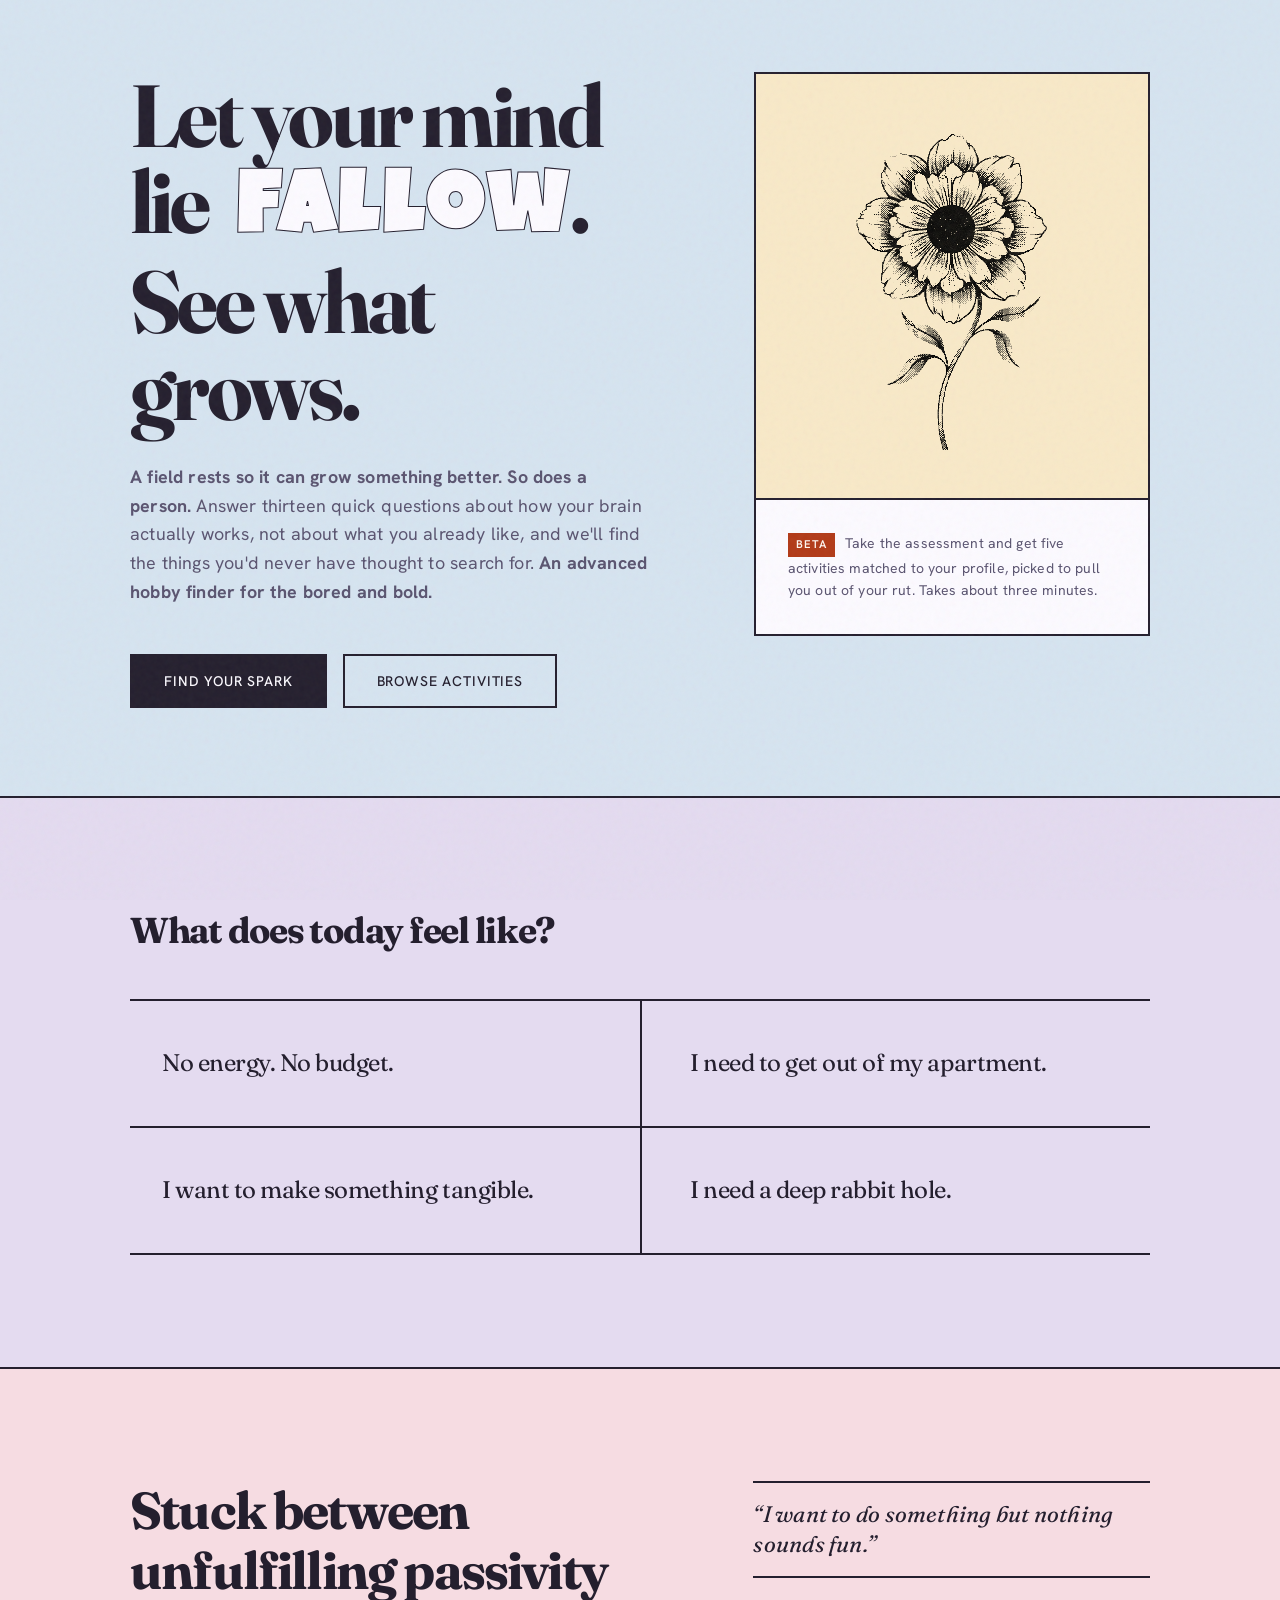
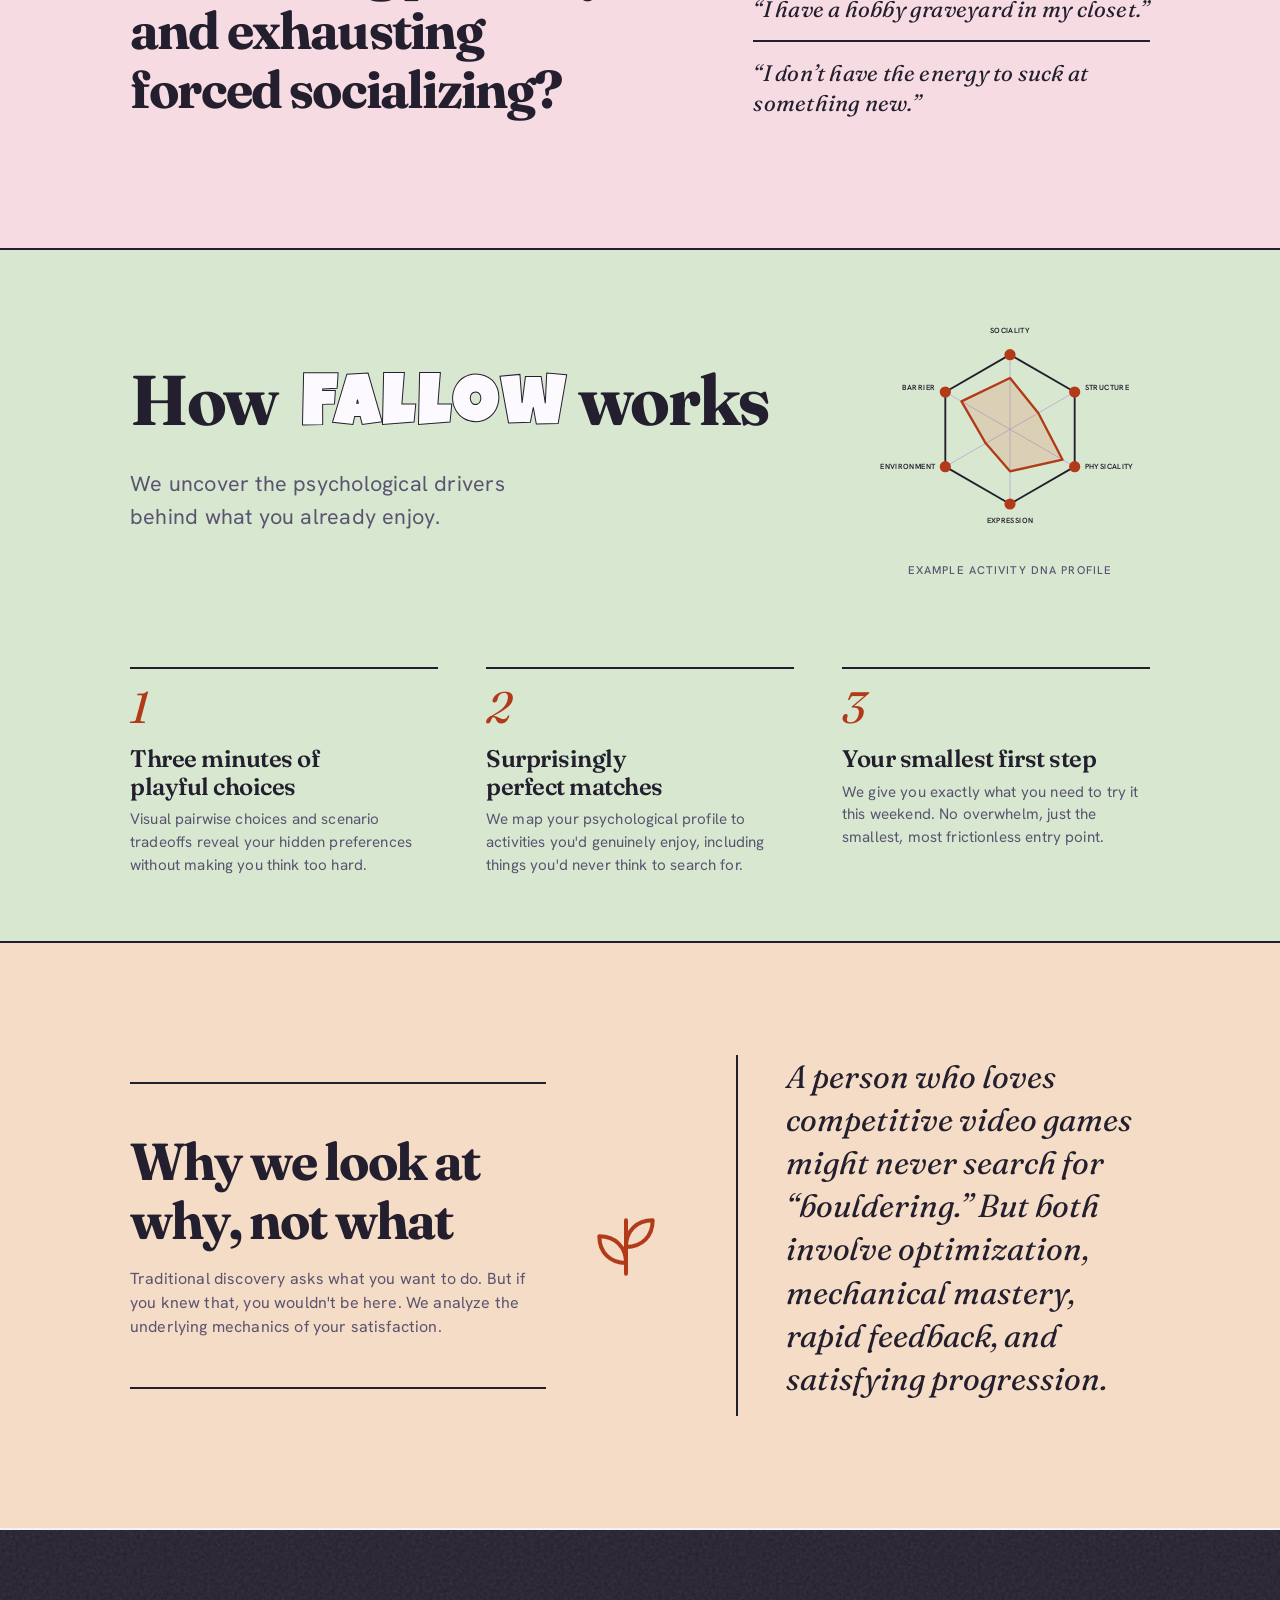
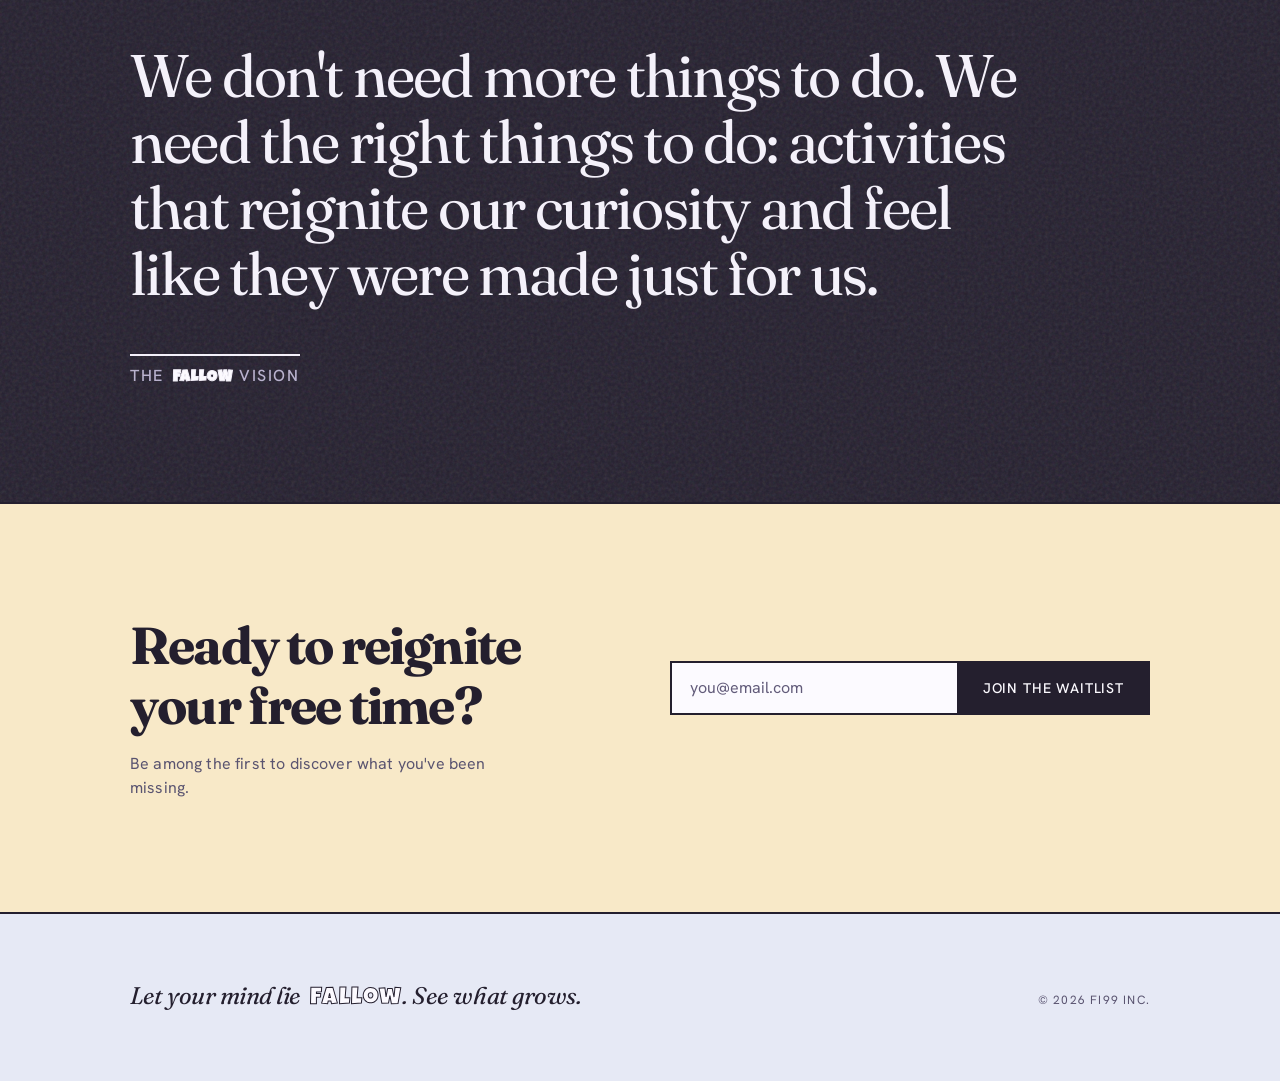
<file: index.html>
<!DOCTYPE html>
<html lang="en">
<head>
    <meta charset="UTF-8">
    <meta name="viewport" content="width=device-width, initial-scale=1.0">
    <title>Fallow | Let your mind lie fallow. See what grows.</title>
    <meta name="description" content="Let your mind lie fallow. See what grows. A hobby and activity discovery engine that finds what you'll genuinely enjoy based on your underlying psychological drivers.">
    <link rel="preconnect" href="https://fonts.googleapis.com">
    <link rel="preconnect" href="https://fonts.gstatic.com" crossorigin>
    <link href="https://fonts.googleapis.com/css2?family=Fraunces:ital,opsz,wght@0,9..144,300..900;1,9..144,300..900&family=Hanken+Grotesk:wght@300;400;500;600;700&display=swap" rel="stylesheet">
    <link rel="icon" href="favicon.svg" type="image/svg+xml">
    <link rel="stylesheet" href="tokens.css">
    <link rel="stylesheet" href="index.css">
</head>
<body>
    <!-- impeccable-disable cramped-padding -- .band is a full-bleed colour
         field and carries no padding by design; the inset lives one level
         down on .container (padding-inline) and .section/.hero/.header
         (padding-block). Verified at 390px: nothing sits flush to the
         viewport edge and there is no horizontal overflow. -->
    <!-- impeccable-disable tight-leading -- the only hit is
         .testimonial-quote at up to 3.75rem over a 40ch measure. That is
         display scale, where 1.1 is correct; the rule targets body copy. -->

    <div class="band hero-band">
        <main>
            <!-- Hero. The tagline is the headline: it is the only line on the
                 site that explains what "Fallow" means. Only the word "fallow"
                 itself carries the brand's one typographic gesture; "lie" and
                 the rest of the line stay plain ink. -->
            <section class="container hero" id="hero-section">
                <h1 class="hero-headline">
                    Let your mind
                    <span class="hero-line">lie <em class="hero-em">fallow</em>.</span>
                    <span class="hero-grow">See what grows.</span>
                </h1>
                <p class="hero-subhead">
                    <b>A field rests so it can grow something better. So does a person.</b> 
                    Answer thirteen quick questions about how your brain actually works, 
                    not about what you already like, and we'll find the things you'd 
                    never have thought to search for. <b>An advanced hobby finder for the bored and bold.</b>
                </p>
                <div class="hero-actions">
                    <a href="onboarding.html" class="btn btn-primary" id="hero-cta-primary">Find Your Spark</a>
                    <a href="browse.html" class="btn btn-secondary" id="hero-cta-browse">Browse activities</a>
                </div>
                <aside class="hero-card fade-up">
                    <div class="hero-card-art" aria-hidden="true">
                        <img src="flower.png" alt="" class="hero-card-img">
                    </div>
                    <p class="hero-note">
                        <b>BETA</b> Take the assessment and get five activities
                        matched to your profile, picked to pull you out of your rut.
                        Takes about three minutes.
                    </p>
                </aside>
            </section>
        </main>
    </div>

    <!-- Quick Discover -->
    <section class="band field-lilac section" id="quick-discover-section">
        <div class="container">
            <div class="quick-discover-content" style="position: relative; z-index: 10;">
                <h2 class="section-lead">What does today feel like?</h2>
            <div class="vibe-grid">
                <button class="vibe-card" data-vibe="low_energy">No energy. No budget.</button>
                <button class="vibe-card" data-vibe="get_out">I need to get out of my apartment.</button>
                <button class="vibe-card" data-vibe="use_hands">I want to make something tangible.</button>
                <button class="vibe-card" data-vibe="rabbit_hole">I need a deep rabbit hole.</button>
            </div>
            </div>
        </div>
    </section>

    <!-- Problem -->
    <section class="band field-bloom section" id="problem-section">
        <div class="container">
            <div class="problem-grid">
                <div class="problem-text">
                    <h2>Stuck between unfulfilling passivity and exhausting forced socializing?</h2>
                </div>
                <div class="problem-quotes">
                    <div class="quote-card">
                        <p>&ldquo;I want to do something but nothing sounds fun.&rdquo;</p>
                    </div>
                    <div class="quote-card">
                        <p>&ldquo;I have a hobby graveyard in my closet.&rdquo;</p>
                    </div>
                    <div class="quote-card">
                        <p>&ldquo;I don&rsquo;t have the energy to suck at something new.&rdquo;</p>
                    </div>
                </div>
            </div>
        </div>
    </section>

    <!-- How It Works -->
    <section class="band field-sprout section" id="how-it-works-section">
        <div class="container how-it-works-layout">
            <div class="section-head">
                <h2>How <em class="brand-word">Fallow</em> works</h2>
                <p class="text-muted">We uncover the psychological drivers behind what you already enjoy.</p>
            </div>

            <!-- The six-axis Activity DNA shape the product actually computes,
                 not decoration borrowed from elsewhere. Each vertex names its
                 dimension on hover/focus; the whole shape is a hover target. -->
            <figure class="how-it-works-visual fade-up">
                <svg class="dna-chart" viewBox="-50 -15 300 240" role="img" aria-label="An example Activity DNA profile across six dimensions">
                    <polygon class="dna-hex" points="100,20 169.3,60 169.3,140 100,180 30.7,140 30.7,60" />
                    <g class="dna-axes">
                        <line x1="100" y1="100" x2="100" y2="20" />
                        <line x1="100" y1="100" x2="169.3" y2="60" />
                        <line x1="100" y1="100" x2="169.3" y2="140" />
                        <line x1="100" y1="100" x2="100" y2="180" />
                        <line x1="100" y1="100" x2="30.7" y2="140" />
                        <line x1="100" y1="100" x2="30.7" y2="60" />
                    </g>
                    <polygon class="dna-profile" points="100,45 130.3,82.5 156.3,132.5 100,145 74,115 48,70" />
                    <g class="dna-labels">
                        <g class="dna-label-group">
                            <text x="100" y="-3" text-anchor="middle" class="dna-label-name">Sociality</text>
                            <text x="100" y="11" text-anchor="middle" class="dna-label-score">69</text>
                        </g>
                        <g class="dna-label-group">
                            <text x="180" y="58" text-anchor="start" class="dna-label-name">Structure</text>
                            <text x="180" y="72" text-anchor="start" class="dna-label-score">44</text>
                        </g>
                        <g class="dna-label-group">
                            <text x="180" y="142" text-anchor="start" class="dna-label-name">Physicality</text>
                            <text x="180" y="156" text-anchor="start" class="dna-label-score">81</text>
                        </g>
                        <g class="dna-label-group">
                            <text x="100" y="200" text-anchor="middle" class="dna-label-name">Expression</text>
                            <text x="100" y="214" text-anchor="middle" class="dna-label-score">56</text>
                        </g>
                        <g class="dna-label-group">
                            <text x="20" y="142" text-anchor="end" class="dna-label-name">Environment</text>
                            <text x="20" y="156" text-anchor="end" class="dna-label-score">38</text>
                        </g>
                        <g class="dna-label-group">
                            <text x="20" y="58" text-anchor="end" class="dna-label-name">Barrier</text>
                            <text x="20" y="72" text-anchor="end" class="dna-label-score">75</text>
                        </g>
                    </g>
                    <g class="dna-dots">
                        <circle cx="100" cy="20" r="6" tabindex="0"><title>Sociality: 69</title></circle>
                        <circle cx="169.3" cy="60" r="6" tabindex="0"><title>Structure: 44</title></circle>
                        <circle cx="169.3" cy="140" r="6" tabindex="0"><title>Physicality: 81</title></circle>
                        <circle cx="100" cy="180" r="6" tabindex="0"><title>Expression: 56</title></circle>
                        <circle cx="30.7" cy="140" r="6" tabindex="0"><title>Environment: 38</title></circle>
                        <circle cx="30.7" cy="60" r="6" tabindex="0"><title>Barrier: 75</title></circle>
                    </g>
                </svg>
                <figcaption>Example Activity DNA profile</figcaption>
            </figure>

            <ol class="steps-grid">
                <li class="step-card">
                    <span class="step-number">1</span>
                    <h3>Three minutes of playful choices</h3>
                    <p>Visual pairwise choices and scenario tradeoffs reveal your hidden preferences without making you think too hard.</p>
                </li>
                <li class="step-card">
                    <span class="step-number">2</span>
                    <h3>Surprisingly perfect matches</h3>
                    <p>We map your psychological profile to activities you'd genuinely enjoy, including things you'd never think to search for.</p>
                </li>
                <li class="step-card">
                    <span class="step-number">3</span>
                    <h3>Your smallest first step</h3>
                    <p>We give you exactly what you need to try it this weekend. No overwhelm, just the smallest, most frictionless entry point.</p>
                </li>
            </ol>
        </div>
    </section>

    <!-- The Difference -->
    <section class="band field-peach section" id="difference-section">
        <div class="container difference-grid">
            <div class="difference-intro">
                <div class="difference-bar" aria-hidden="true"></div>
                <div class="section-head">
                    <h2>Why we look at why, not what</h2>
                    <p class="text-muted">
                        Traditional discovery asks what you want to do. But if you knew that, you wouldn't be here. We analyze the underlying mechanics of your satisfaction.
                    </p>
                </div>
                <div class="difference-bar" aria-hidden="true"></div>
            </div>

            <div class="difference-glyph" aria-hidden="true">
                <svg width="64" height="64" viewBox="0 0 24 24" fill="none" stroke="var(--color-primary-deep)" stroke-width="1.5" stroke-linecap="round" stroke-linejoin="round">
                    <path d="M12 22 L12 2" />
                    <path d="M12 12 C 18 12 22 8 22 2 C 16 2 12 6 12 12 Z" />
                    <path d="M12 18 C 6 18 2 14 2 8 C 8 8 12 12 12 18 Z" />
                </svg>
            </div>

            <figure class="difference-example">
                <blockquote class="example-text">
                    A person who loves competitive video games might never search for &ldquo;bouldering.&rdquo; But both involve optimization, mechanical mastery, rapid feedback, and satisfying progression.
                </blockquote>
            </figure>
        </div>
    </section>

    <!-- Manifesto. The single dark moment on the page. -->
    <section class="band field-ink section" id="testimonial-section">
        <div class="container">
            <blockquote class="testimonial-quote">
                We don't need more things to do. We need the right things to do: activities that reignite our curiosity and feel like they were made just for us.
            </blockquote>
            <div class="testimonial-author">The <em class="brand-word">Fallow</em> Vision</div>
        </div>
    </section>

    <!-- Waitlist -->
    <section class="band field-sun section" id="waitlist-section">
        <div class="container">
            <div class="waitlist">
                <div class="waitlist-text">
                    <h2>Ready to reignite your free time?</h2>
                    <p>Be among the first to discover what you've been missing.</p>
                </div>

                <div class="waitlist-form-wrap">
                    <form class="waitlist-form" id="waitlist-form">
                        <input type="email" class="waitlist-input" id="waitlist-email" placeholder="you@email.com" required aria-label="Email address">
                        <button type="submit" class="btn" id="waitlist-submit">Join the Waitlist</button>
                    </form>
                    <p class="waitlist-message" id="waitlist-message" role="status" aria-live="polite"></p>
                </div>
            </div>
        </div>
    </section>

    <footer class="band field-mist footer" id="main-footer">
        <div class="container footer-inner">
            <p class="footer-tagline">Let your mind lie <em class="brand-word">fallow</em>. See what grows.</p>
            <p class="footer-legal">&copy; 2026 FI99 Inc.</p>
        </div>
    </footer>

    <script src="reveal.js"></script>
    <script src="index.js"></script>
    <script src="quick-discover.js"></script>
</body>
</html>
</file>
<file: tokens.css>
@import url('https://fonts.googleapis.com/css2?family=Luckiest+Guy&display=swap');

/* ============================================================
   Fallow — design tokens and base layer
   Single source of truth. Loaded first on every page.

   THE WORLD: "Pastel Field."
   A fallow field is land deliberately left to rest so it can grow
   something better later. The page is that field, seen across a
   season: each section is its own coloured ground, and the reader
   walks through them. Ink stays deep and constant so colour never
   costs legibility — every field below holds body text at 5.5:1 or
   better and display ink at 12:1 or better.

   Structure stays editorial: 0 radius, 0 shadow, 2px ink hairlines.
   The colour is the warmth; the geometry stays severe.
   ============================================================ */

:root {
  /* --- The fields -------------------------------------------
     Pastel grounds. Every one is light enough to carry --color-text
     at 12:1+ and --color-text-muted at 5.5:1+. Verified, not assumed.
     Apply with .field-* — never hand-write these on an element. */
  --field-mist:   #E6E9F5;   /* pale periwinkle — the default ground */
  --field-sprout: #D8E8D0;   /* pale green — growth, how it works */
  --field-bloom:  #F6DCE2;   /* pale pink — the human/emotional beat */
  --field-sun:    #F8E9C8;   /* pale butter — the payoff, the ask */
  --field-sky:    #D6E4F0;   /* pale blue — calm, explanatory */
  --field-peach:  #F5DCC6;   /* pale peach — why it works, the reasoning */
  --field-lilac:  #E4DBF0;   /* pale violet — the odd one out */
  --field-ink:    #241F2E;   /* the one dark field. Kept as its own token:
                                a band cannot paint itself with a property
                                it also redefines. */

  /* --- Ground ------------------------------------------------ */
  --color-bg: var(--field-mist);
  --color-bg-alt: var(--field-sky);

  /* Bounded objects. A card is paper lifted off the field, never a
     shadow. Surface + 2px ink border is the only sanctioned way to
     say "this is a discrete thing you can act on." */
  --color-surface: #FCFAFF;
  --color-surface-dim: #DDD9EC;   /* recessed wells, tracks, empty slots */

  /* --- Ink ---------------------------------------------------
     Deep aubergine rather than black. It sits inside the pastel
     hue family instead of punching a neutral hole through it. */
  --color-text: #241F2E;
  --color-text-muted: #5A5470;    /* violet-grey. Tinted, never grey. */
  --color-text-light: #625B7A;   /* 4.6:1 on --color-surface-dim; #6E6786 was 3.9 */
  --text-muted: var(--color-text-muted);

  /* --- Accent ------------------------------------------------
     Vermilion is the action colour. --color-primary is for fills,
     borders, and large display type. Anything carrying body-size
     text uses --color-primary-deep, which clears 4.5:1 on every
     field above. This distinction is load-bearing; keep it. */
  --color-primary: #E0512B;
  --color-primary-deep: #B23A18;
  --color-primary-light: #F08A6B;
  --color-primary-hover: #C94520;
  --color-on-primary: #FFF8F4;

  --color-secondary: #2E6B52;     /* deep garden green — growth, done */
  --color-accent: #6B4FA8;        /* violet — surprise, the curveball */
  --surprise-color: #6B4FA8;

  /* --- Structure --------------------------------------------- */
  --color-border: #241F2E;        /* structural hairlines are ink */
  --color-border-soft: #B9B2CE;   /* tinted, never a text boundary */
  --border-weight: 2px;

  /* --- Type -------------------------------------------------- */
  --font-display: 'Fraunces', Georgia, 'Times New Roman', serif;
  --font-serif: var(--font-display);
  --font-body: 'Hanken Grotesk', system-ui, -apple-system, 'Segoe UI', sans-serif;
  --font-sans: var(--font-body);

  /* --- Space ------------------------------------------------- */
  --space-2xs: 0.25rem;
  --space-xs: 0.5rem;
  --space-sm: 1rem;
  --space-md: 2rem;
  --space-lg: 3rem;

  /* Fluid above this line: section rhythm must not be a fixed pixel
     count that reads as generous on a laptop and absurd on a phone. */
  --space-xl:  clamp(2.5rem, 5vw, 4rem);
  --space-2xl: clamp(3.5rem, 7vw, 5.5rem);
  --space-3xl: clamp(4.5rem, 9vw, 7rem);
  --space-4xl: clamp(5.5rem, 11vw, 9rem);

  /* --- Layout ------------------------------------------------ */
  --max-width: 1100px;
  --container-padding: clamp(1.25rem, 4vw, 2.5rem);
  --tap-min: 44px;

  /* --- Radii & depth — deliberately flat ---------------------- */
  --radius-sm: 0px;
  --radius-md: 0px;
  --radius-lg: 0px;
  --radius-pill: 0px;
  --shadow-sm: none;
  --shadow-md: none;
  --shadow-lg: none;
  --shadow-card: none;

  /* --- Motion ------------------------------------------------ */
  --transition-fast: 200ms cubic-bezier(0.2, 0.8, 0.3, 1);
  --transition-normal: 380ms cubic-bezier(0.2, 0.8, 0.3, 1);
  --transition-slow: 720ms cubic-bezier(0.16, 1, 0.3, 1);
}

/* ============================================================
   Reset & base
   ============================================================ */

*, *::before, *::after {
  box-sizing: border-box;
  margin: 0;
  padding: 0;
}

html {
  font-size: 16px;
  scroll-behavior: smooth;
  background-color: var(--color-bg);
  -webkit-text-size-adjust: 100%;
}

body {
  font-family: var(--font-body);
  background-color: var(--color-bg);
  color: var(--color-text);
  line-height: 1.5;
  -webkit-font-smoothing: antialiased;
  -moz-osx-font-smoothing: grayscale;
  position: relative;
}

/* Grain. One declaration, every page. Lighter than the old paper
   world — on a saturated pastel, 0.08 noise reads as dirt. */
body::after {
  content: "";
  position: fixed;
  inset: 0;
  pointer-events: none;
  z-index: 10;
  background-image: url("data:image/svg+xml,%3Csvg viewBox='0 0 200 200' xmlns='http://www.w3.org/2000/svg'%3E%3Cfilter id='noiseFilter'%3E%3CfeTurbulence type='fractalNoise' baseFrequency='0.85' numOctaves='3' stitchTiles='stitch'/%3E%3C/filter%3E%3Crect width='100%25' height='100%25' filter='url(%23noiseFilter)' opacity='0.045'/%3E%3C/svg%3E");
}

h1, h2, h3, h4, h5, h6 {
  font-family: var(--font-display);
  font-weight: 700;
  line-height: 1.15;
  color: var(--color-text);
  letter-spacing: -0.04em;
  text-wrap: balance;
}

/* ============================================================
   Fields — sectional colour grounds

   A field paints an edge-to-edge band of colour. Because the site
   is one flat editorial plane, the *change* of ground is what marks
   a new section — not a shadow, not a card, not a rule.
   ============================================================ */

.field            { background-color: var(--field-mist); }
.field-mist       { background-color: var(--field-mist); }
.field-sprout     { background-color: var(--field-sprout); }
.field-bloom      { background-color: var(--field-bloom); }
.field-sun        { background-color: var(--field-sun); }
.field-sky        { background-color: var(--field-sky); }
.field-peach      { background-color: var(--field-peach); }
.field-lilac      { background-color: var(--field-lilac); }

/* Ink field: the one dark moment. Used once, for emphasis, never twice. */
.field-ink {
  background-color: var(--field-ink);
  --color-text: #F4F1FA;
  --color-text-muted: #B9B2CE;
  --color-border: #F4F1FA;
  --color-border-soft: #5A5470;
  --color-primary-deep: #F08A6B;
  color: #F4F1FA;
  position: relative;
}

/* Extra grain for the dark purple field */
.field-ink::before {
  content: "";
  position: absolute;
  inset: 0;
  pointer-events: none;
  z-index: 0;
  background-image: url("data:image/svg+xml,%3Csvg viewBox='0 0 200 200' xmlns='http://www.w3.org/2000/svg'%3E%3Cfilter id='noiseFilter'%3E%3CfeTurbulence type='fractalNoise' baseFrequency='0.85' numOctaves='3' stitchTiles='stitch'/%3E%3C/filter%3E%3Crect width='100%25' height='100%25' filter='url(%23noiseFilter)' opacity='0.12'/%3E%3C/svg%3E");
}

.field-ink > .container {
  position: relative;
  z-index: 1;
}

/* ============================================================
   Reveal on scroll

   The default is VISIBLE. A page that loads this stylesheet but
   never wires an observer degrades to readable content, never to a
   blank screen. The reveal script opts in by putting .js-reveal on
   <html>; without it these rules never hide anything.
   ============================================================ */

.js-reveal .fade-up {
  opacity: 0;
  transform: translateY(14px);
  transition:
    opacity var(--transition-slow),
    transform var(--transition-slow);
}

.js-reveal .fade-up.visible {
  opacity: 1;
  transform: none;
}

/* ============================================================
   Browser surfaces — the parts we did not draw still carry the design
   ============================================================ */

::selection {
  background: var(--color-primary-deep);
  color: var(--color-on-primary);
}

:root {
  caret-color: var(--color-primary-deep);
  accent-color: var(--color-primary-deep);
  scrollbar-color: var(--color-border-soft) var(--color-bg);
  scrollbar-width: thin;
}

::-webkit-scrollbar {
  width: 12px;
  height: 12px;
}
::-webkit-scrollbar-track {
  background: var(--color-bg);
}
::-webkit-scrollbar-thumb {
  background: var(--color-border-soft);
  border: 3px solid var(--color-bg);
}
::-webkit-scrollbar-thumb:hover {
  background: var(--color-text-muted);
}

*:focus-visible {
  outline: 2px solid var(--color-primary-deep);
  outline-offset: 4px;
}

a {
  color: var(--color-primary-deep);
  text-decoration-thickness: 1px;
  text-underline-offset: 0.2em;
}

/* Numbers that sit in columns should line up. */
.tabular,
[data-numeric] {
  font-variant-numeric: tabular-nums;
  font-feature-settings: "tnum" 1;
}

/* ============================================================
   Motion preference
   ============================================================ */

@media (prefers-reduced-motion: reduce) {
  html {
    scroll-behavior: auto;
  }
  *, *::before, *::after {
    animation-duration: 0.01ms !important;
    animation-iteration-count: 1 !important;
    transition-duration: 0.01ms !important;
    scroll-behavior: auto !important;
  }
  /* Entrance animations must not leave content hidden when disabled. */
  .js-reveal .fade-up {
    opacity: 1 !important;
    transform: none !important;
  }
}


/* --- Global Logo Treatment --- */
.logo {
  font-family: 'Luckiest Guy', cursive;
  font-size: 1.75rem;
  font-weight: 400;
  color: var(--color-surface);
  -webkit-text-stroke: 1.5px var(--color-text);
  letter-spacing: 0.05em;
  text-decoration: none;
  display: inline-block;
  line-height: 1;
  transition: transform var(--transition-fast);
}

a.logo:hover {
  color: var(--color-surface);
  transform: scale(1.05);
}

/* Keep the logo visually unchanged while giving the link a complete touch
   target on devices where taps, rather than a pointer, drive navigation. */
@media (max-width: 767px) {
  a.logo {
    min-width: var(--tap-min);
    min-height: var(--tap-min);
    display: inline-flex;
    align-items: center;
  }
}
</file>
<file: index.css>
/* ============================================================
   Fallow — landing page
   Tokens, reset, grain, focus rings and .fade-up live in tokens.css.
   Do not redeclare them here.
   ============================================================ */

/* --- Type scale ------------------------------------------- */

h1 {
  font-size: clamp(2.25rem, 7vw, 5.5rem);
}

h2 {
  font-size: clamp(1.85rem, 4.5vw, 3.25rem);
  letter-spacing: -0.035em;
}

h3 {
  font-size: clamp(1.25rem, 2.2vw, 1.5rem);
  font-weight: 600;
  letter-spacing: -0.02em;
}

p {
  font-size: 1rem;
  font-weight: 400;
  max-width: 68ch;
  letter-spacing: 0.01em;
  color: var(--color-text-muted);
}

/* --- Hero ground --------------------------------------------
   Flat field like every other band; the opening band no longer gets
   a gradient exception. Sky, because the section right after it is
   already lilac and a flat field is how every other section break
   on the page reads. */
.hero-band {
  background-color: var(--field-sky);
}

/* --- Layout -----------------------------------------------
   A band paints an edge-to-edge colour field. The container inside
   it owns width and horizontal padding.

   These are deliberately two different elements. They used to be the
   same one, and .section's `padding: X 0 Y` shorthand silently zeroed
   the container's horizontal padding — which put body text flush
   against the screen edge on every phone. Vertical rhythm below is
   set with padding-block so it can never reach padding-inline again.
   ------------------------------------------------------------ */

.band {
  width: 100%;
}

.band + .band {
  border-top: var(--border-weight) solid var(--color-border);
}

.container {
  max-width: var(--max-width);
  margin-inline: auto;
  padding-inline: var(--container-padding);
}

.section {
  padding-block: var(--space-3xl);
}

.text-muted { color: var(--color-text-muted); }

.hidden { display: none !important; }

/* --- Buttons ----------------------------------------------- */

.btn {
  min-height: var(--tap-min);
  display: inline-flex;
  align-items: center;
  justify-content: center;
  padding: 0.9rem 2rem;
  border-radius: 0;
  font-family: var(--font-body);
  font-weight: 500;
  font-size: 0.875rem;
  letter-spacing: 0.06em;
  text-transform: uppercase;
  cursor: pointer;
  transition:
    background-color var(--transition-fast),
    color var(--transition-fast),
    border-color var(--transition-fast);
  border: var(--border-weight) solid var(--color-border);
  text-decoration: none;
  background-color: transparent;
  color: var(--color-text);
}

.btn-primary {
  background-color: var(--color-text);
  color: var(--color-surface);
  border-color: var(--color-text);
}

.btn-outline {
  border-color: var(--color-border-soft);
  color: var(--color-text-muted);
}

@media (hover: hover) and (pointer: fine) {
  .btn-primary:hover {
    background-color: var(--color-primary-deep);
    border-color: var(--color-primary-deep);
    color: var(--color-on-primary);
  }
  .btn-secondary:hover {
    background-color: var(--color-text);
    color: var(--color-surface);
  }
  .btn-outline:hover {
    border-color: var(--color-text);
    color: var(--color-text);
  }
}

.btn:active { transform: scale(0.98); }

/* --- Hero --------------------------------------------------
   Budgeted to land the primary CTA above the fold at 1440x900.
   The old hero used --space-3xl top plus --space-4xl bottom and
   pushed "Find Your Spark" 101px past the fold.
   ------------------------------------------------------------ */

.hero {
  padding-block: clamp(2.5rem, 6vw, 4.5rem) clamp(3rem, 7vw, 5.5rem);
  display: flex;
  flex-direction: column;
  align-items: flex-start;
  text-align: left;
}

.hero-headline {
  margin-bottom: var(--space-md);
  max-width: 20ch;
  line-height: 0.98;
}

/* The tagline carries the brand idea, but only the word "fallow"
   itself gets the one authored typographic gesture; "lie" and "See
   what grows." stay plain ink at the same weight, so the emphasis
   lands on the name, not the whole line around it. */
.hero-line,
.hero-grow {
  display: block;
}

/* The one typographic gesture for the brand name itself, reused
   wherever "Fallow" appears in running copy on this page (the hero,
   "How Fallow works," the manifesto attribution, the footer tagline)
   so the name always reads as the name, not just here. */
.hero-em,
.brand-word {
  font-family: 'Luckiest Guy', cursive;
  font-style: normal;
  color: var(--color-surface);
  -webkit-text-stroke: 1px var(--color-text);
  letter-spacing: 0.05em;
  margin-left: 0.2em;
}

.hero-subhead {
  font-size: clamp(1rem, 1.4vw, 1.15rem);
  margin-bottom: var(--space-md);
  max-width: 52ch;
  line-height: 1.6;
  color: var(--color-text-muted);
}

.hero-actions {
  display: flex;
  gap: var(--space-sm);
  flex-wrap: wrap;
  margin-bottom: var(--space-md);
}

/* Bounded object per the system's card rule: surface + 2px ink border.
   The flower sits framed on its own field, whole and unclipped, with
   the note below it on the card's own surface. */
.hero-card {
  border: var(--border-weight) solid var(--color-border);
  background-color: var(--color-surface);
  margin-top: var(--space-lg);
}

.hero-card-art {
  background-color: var(--field-sun);
  padding: var(--space-lg) var(--space-md);
  display: flex;
  justify-content: center;
}

/* The source art is black linework on white. mix-blend-mode removes the
   white rather than cropping it out, so the field colour shows through
   where the drawing doesn't, instead of introducing pure white, which
   is not in this system. */
.hero-card-img {
  display: block;
  width: 82%;
  height: auto;
  mix-blend-mode: multiply;
}

.hero-note {
  font-size: 0.875rem;
  line-height: 1.6;
  color: var(--color-text-muted);
  border-top: var(--border-weight) solid var(--color-border);
  padding: var(--space-md);
}

/* A filled tag, not a coloured left rule. */
.hero-note b {
  display: inline-block;
  background-color: var(--color-primary-deep);
  color: var(--color-on-primary);
  font-size: 0.7rem;
  font-weight: 600;
  letter-spacing: 0.12em;
  text-transform: uppercase;
  padding: 0.2rem 0.5rem;
  margin-right: 0.35rem;
}

/* Above 900px the hero becomes two columns so the flower card sits
   beside the headline instead of leaving half the canvas empty. The
   headline stays strictly inside column 1's own track (never 1/-1) so
   it can never physically reach into the card's column, whatever the
   font scales to at a given viewport. "See what grows." breaks onto
   two lines (in the markup) so no single line is wider than "Let your
   mind," which keeps column 1 narrow enough to leave the card real
   room, without shrinking the display type to make that line fit. */
@media (min-width: 900px) {
  .hero {
    display: grid;
    grid-template-columns: minmax(0, 1.15fr) minmax(0, 0.85fr);
    column-gap: var(--space-2xl);
    align-items: start;
  }
  .hero-headline { grid-column: 1; grid-row: 1; max-width: none; }
  .hero-subhead  { grid-column: 1; grid-row: 2; margin-bottom: var(--space-lg); }
  .hero-actions  { grid-column: 1; grid-row: 3; margin-bottom: 0; }
  .hero-card     { grid-column: 2; grid-row: 1 / span 3; margin-top: 0; }
}

/* --- Shared section heading -------------------------------- */

/* The reading-measure cap belongs on the paragraph, not this wrapper.
   It used to sit here, which meant the 16px body-text "ch" also
   capped the much larger h2 sharing this box, at less than half the
   width the heading actually needed, so short headings like "How
   Fallow works" wrapped even though the section had room to spare. */
.section-head {
  margin-bottom: var(--space-2xl);
}

.section-head h2 { margin-bottom: var(--space-sm); }

/* The reading-measure cap now lives on whatever layout contains this
   heading (how-it-works-layout's column, difference-grid's column),
   sized to that section's own content, instead of one fixed "ch"
   guess that fit some headings and broke others. */

.section-lead {
  font-size: clamp(1.5rem, 3.2vw, 2.25rem);
  margin-bottom: var(--space-lg);
  max-width: 24ch;
}

/* --- Quick discover ---------------------------------------- */

.vibe-grid {
  display: grid;
  grid-template-columns: 1fr;
  gap: 0;
  border-top: var(--border-weight) solid var(--color-border);
}

@media (min-width: 700px) {
  .vibe-grid { grid-template-columns: 1fr 1fr; }
}

.vibe-card {
  background: transparent;
  border: none;
  border-bottom: var(--border-weight) solid var(--color-border);
  border-radius: 0;
  padding: var(--space-lg) var(--space-md);
  font-family: var(--font-display);
  font-size: clamp(1.15rem, 2.4vw, 1.5rem);
  line-height: 1.2;
  letter-spacing: -0.02em;
  min-height: var(--tap-min);
  text-wrap: balance;
  color: var(--color-text);
  cursor: pointer;
  text-align: left;
  position: relative;
  transition:
    padding-left var(--transition-normal),
    color var(--transition-normal);
}

@media (min-width: 700px) {
  .vibe-card:nth-child(odd) { padding-right: var(--space-lg); }
  .vibe-card:nth-child(even) {
    padding-left: var(--space-lg);
    border-left: var(--border-weight) solid var(--color-border);
  }
}

@media (hover: hover) and (pointer: fine) {
  .vibe-card:hover {
    color: var(--color-primary-deep);
    padding-left: calc(var(--space-md) + var(--space-sm));
  }
  .vibe-card:nth-child(even):hover { padding-left: calc(var(--space-lg) + var(--space-sm)); }
}

/* --- Problem ----------------------------------------------- */

.problem-grid {
  display: grid;
  grid-template-columns: 1fr;
  gap: var(--space-xl);
  align-items: start;
}

@media (min-width: 860px) {
  .problem-grid { grid-template-columns: 1.35fr 1fr; gap: var(--space-2xl); }
}

.problem-text h2 { margin-bottom: var(--space-sm); }

.quote-card {
  padding-block: var(--space-sm);
  border-top: var(--border-weight) solid var(--color-border);
}

.quote-card p {
  font-family: var(--font-display);
  font-style: italic;
  font-size: clamp(1.15rem, 2vw, 1.4rem);
  color: var(--color-text);
  line-height: 1.35;
  max-width: none;
}

/* --- How it works ------------------------------------------ */

/* Shorter than the shared .section padding-block: the DNA chart
   already gives this band a tall, airy right side, so the section's
   own top/bottom breathing room can be tighter than the rest of the
   page without reading as cramped. */
#how-it-works-section {
  padding-block: var(--space-xl);
}

#how-it-works-section .section-head h2 {
  font-size: clamp(2.5rem, 5.5vw, 5.25rem);
}
#how-it-works-section .section-head p {
  font-size: clamp(1.125rem, 2vw, 1.35rem);
  max-width: 32ch;
}

.how-it-works-layout {
  display: grid;
  grid-template-columns: 1fr;
}

@media (min-width: 860px) {
  #how-it-works-section .section-head h2 {
    white-space: nowrap;
  }
  .how-it-works-layout {
    grid-template-columns: minmax(0, 1.2fr) minmax(0, 340px);
    column-gap: var(--space-xl);
    /* Centered, not top-aligned: the chart is taller than the heading
       and paragraph beside it, so row 1's height is set by the chart
       either way. Centering the text splits that leftover space above
       and below it instead of dumping all of it in one block between
       the subhead and the first numbered step. */
    align-items: center;
  }
  .section-head          { grid-column: 1; grid-row: 1; margin-bottom: 0; }
  .how-it-works-visual   { grid-column: 2; grid-row: 1; justify-self: end; }
  .steps-grid            { grid-column: 1 / -1; grid-row: 2; margin-top: var(--space-2xl); }
}

/* The six-axis shape the product actually computes (Sociality,
   Structure, Physicality, Expression, Environment, Barrier), not a
   stock icon standing in for the idea. The outer hexagon and spokes
   are the six axes; the filled inner shape is one example profile,
   named "example" in the caption so it never reads as this visitor's
   own data. */
.how-it-works-visual {
  display: none;
  flex-direction: column;
  align-items: center;
  gap: var(--space-sm);
  margin-top: var(--space-xs);
}

@media (min-width: 860px) {
  .how-it-works-visual { display: flex; }
}

.dna-chart {
  width: 100%;
  max-width: 280px;
  height: auto;
  cursor: pointer;
}

.dna-hex {
  fill: none;
  stroke: var(--color-border);
  stroke-width: 2;
  transition: stroke var(--transition-fast);
}

.dna-axes line {
  stroke: var(--color-border-soft);
  stroke-width: 1;
  transition: stroke var(--transition-fast);
}

.dna-profile {
  fill: var(--color-primary);
  fill-opacity: 0.16;
  stroke: var(--color-primary-deep);
  stroke-width: 2.5;
  stroke-linejoin: round;
  transition: fill-opacity var(--transition-fast), stroke var(--transition-fast);
}


.dna-label-name {
  font-family: var(--font-body);
  font-size: 8px;
  font-weight: 600;
  fill: var(--color-text);
  text-transform: uppercase;
  letter-spacing: 0.05em;
}
.dna-label-score {
  font-family: var(--font-display);
  font-size: 11px;
  fill: var(--color-primary-deep);
  opacity: 0;
  transition: opacity 0.2s ease;
}
.dna-chart:hover .dna-label-score {
  opacity: 1;
}

.dna-dots circle {
  fill: var(--color-border);
  transition: fill var(--transition-fast), r var(--transition-fast);
  outline: none;
}

/* Hover transitions stay colour-only, per the system's motion rule;
   the shape doesn't scale or move, it just reads as "live." Focus
   gets the same treatment so keyboard users reach the same state
   tabbing through the per-axis labels. */
@media (hover: hover) and (pointer: fine) {
  .dna-chart:hover .dna-hex { stroke: var(--color-primary-deep); }
  .dna-chart:hover .dna-axes line { stroke: var(--color-text-muted); }
  .dna-chart:hover .dna-profile { fill-opacity: 0.34; stroke: var(--color-primary); }
  .dna-chart:hover .dna-label-score { opacity: 1; }
  .dna-dots circle { fill: var(--color-primary-deep); }
}

.dna-dots circle:focus-visible {
  fill: var(--color-primary-deep);
  r: 5.5;
}

.how-it-works-visual figcaption {
  font-family: var(--font-body);
  font-size: 0.7rem;
  font-weight: 500;
  letter-spacing: 0.1em;
  text-transform: uppercase;
  color: var(--color-text-muted);
}

.steps-grid {
  display: grid;
  grid-template-columns: 1fr;
  gap: var(--space-xl);
  list-style: none;
}

@media (min-width: 860px) {
  .steps-grid {
    grid-template-columns: repeat(3, 1fr);
    gap: var(--space-lg);
  }
}

.step-card {
  border-top: var(--border-weight) solid var(--color-border);
  padding-top: var(--space-sm);
}

.step-number {
  font-family: var(--font-display);
  font-size: 2.75rem;
  font-style: italic;
  line-height: 1;
  color: var(--color-primary-deep);
  display: block;
  margin-bottom: var(--space-sm);
}

.step-card h3 { margin-bottom: var(--space-xs); }
.step-card p { font-size: 0.95rem; }

/* --- The difference ---------------------------------------- */

.difference-grid {
  display: grid;
  grid-template-columns: 1fr;
  gap: var(--space-xl);
}

@media (min-width: 860px) {
  /* A narrower gap than the section's other two-column moments,
     because this is the one place the two sides are one continuous
     argument (the list is the quote's claim, broken into parts) and
     a wide gutter read as two unrelated halves. The vertical hairline
     on .difference-example does the actual separating now.

     The intro column is much shorter than the quote (just a heading
     and a line of copy), so it centers against the quote's height
     instead of pinning to the top and leaving a block of dead field
     colour underneath it.

     Column 1 is a fixed width matching what the copy actually needs,
     not a fraction of the row: an fr share left slack inside the
     column itself (the text doesn't fill it), so the glyph column
     next to it sat closer to the copy than to the quote even though
     it looked like it should split the gap evenly. A fixed width
     means no slack, and gap is one value on both sides of the glyph,
     so it now actually centers between the two text edges. */
  .difference-grid {
    grid-template-columns: 26rem auto 1fr;
    gap: var(--space-lg);
    align-items: center;
  }
  .difference-grid > .difference-intro { max-width: none; }
}

.difference-intro {
  display: flex;
  flex-direction: column;
}

/* Solid ink, not a hairline: brackets the intro copy top and bottom
   the same way the border-left brackets the quote, but as a filled
   bar rather than a rule, since a 2px line that thin would have
   vanished against this much surrounding field colour. */
.difference-bar {
  height: var(--border-weight);
  background-color: var(--color-border);
}

.difference-bar:first-child { margin-bottom: var(--space-lg); }
.difference-bar:last-child { margin-top: var(--space-lg); }

/* Decorative braille-glyph filler for the gutter between the intro
   copy and the quote. Purely visual: hidden from assistive tech, not
   selectable (it's noise, not content, so it shouldn't end up in a
   copy-paste), and on narrow screens where there's no spare width
   for it at all. */
.difference-glyph {
  display: none;
  margin: 0;
  font-family: var(--font-body);
  font-size: clamp(4rem, 10vw, 8rem);
  line-height: 1;
  color: var(--color-primary-deep);
  user-select: none;
  -webkit-user-select: none;
  font-weight: 300;
}

@media (min-width: 860px) {
  .difference-glyph { display: block; justify-self: center; align-self: center; }
}

.difference-example {
  border-top: var(--border-weight) solid var(--color-border);
  padding-top: var(--space-lg);
  max-width: 32ch;
  margin-left: auto;
}

@media (min-width: 860px) {
  /* On desktop the divider moves from above the quote to between the
     columns, so the two halves read as one composition split by a
     hairline instead of a heading on one side and a quote floating
     on the other with nothing tying them together. Measure widens
     with the column (see .difference-grid) instead of staying capped
     at 34ch, so the quote wraps into fewer lines and the section
     stops running so tall. */
  .difference-example {
    border-top: none;
    border-left: var(--border-weight) solid var(--color-border);
    padding-top: 0;
    padding-left: var(--space-lg);
    max-width: 46ch;
  }
}

.example-text {
  font-family: var(--font-display);
  font-size: clamp(1.35rem, 2.8vw, 2rem);
  font-style: italic;
  color: var(--color-text);
  line-height: 1.35;
  margin-bottom: var(--space-sm);
}

.difference-example figcaption {
  font-size: 0.9rem;
  letter-spacing: 0.01em;
  line-height: 1.5;
  color: var(--color-text-muted);
}

/* --- Manifesto (the one ink field) -------------------------- */

.testimonial-quote {
  font-family: var(--font-display);
  font-size: clamp(1.75rem, 5.4vw, 3.75rem);
  color: var(--color-text);
  max-width: 40ch;
  /* Display scale: the manifesto statement runs up to 3.75rem over a
     40ch measure, where 1.1 is correct leading. Waived in index.html. */
  line-height: 1.1;
  letter-spacing: -0.03em;
  margin-bottom: var(--space-lg);
  text-wrap: balance;
}

.testimonial-author {
  font-family: var(--font-body);
  text-transform: uppercase;
  letter-spacing: 0.1em;
  font-size: 1rem;
  font-weight: 500;
  color: var(--color-text-muted);
  border-top: var(--border-weight) solid var(--color-border);
  padding-top: var(--space-xs);
  display: inline-block;
}

/* --- Waitlist ----------------------------------------------- */

.waitlist { max-width: 34rem; }

.waitlist h2 { margin-bottom: var(--space-sm); }

.waitlist p { margin-bottom: var(--space-lg); }

/* Above 700px the form sits beside the copy instead of stacked under
   it, so the ask ("join the waitlist") reads as one wide composition
   with the copy rather than a headline followed by a separate block. */
@media (min-width: 700px) {
  .waitlist {
    max-width: none;
    display: flex;
    align-items: center;
    justify-content: space-between;
    gap: var(--space-xl);
  }
  .waitlist-text { max-width: 26rem; }
  .waitlist p { margin-bottom: 0; }
  .waitlist-form-wrap { flex: 1 1 auto; max-width: 30rem; }
}

.waitlist-form {
  display: flex;
  gap: 0;
  border: var(--border-weight) solid var(--color-border);
  background-color: var(--color-surface);
}

.waitlist-input {
  flex: 1;
  min-width: 0;
  padding: 0.9rem 1.1rem;
  border: none;
  background: transparent;
  font-family: var(--font-body);
  font-size: 1rem;
  outline: none;
  color: var(--color-text);
}

.waitlist-input::placeholder { color: var(--color-text-light); }

.waitlist-form .btn {
  border: none;
  border-left: var(--border-weight) solid var(--color-border);
  padding: 0.9rem 1.5rem;
  background-color: var(--color-text);
  color: var(--color-surface);
  flex-shrink: 0;
  transition: background-color var(--transition-fast), color var(--transition-fast);
}

@media (hover: hover) and (pointer: fine) {
  .waitlist-form .btn:hover {
    background-color: var(--color-primary-deep);
    color: var(--color-on-primary);
  }
}

.waitlist-message {
  margin-top: var(--space-sm);
  font-weight: 500;
  min-height: 24px;
  font-size: 0.9rem;
  color: var(--color-secondary);
}

.waitlist-message[data-state="error"] { color: var(--color-primary-deep); }

@media (max-width: 620px) {
  .waitlist-form {
    flex-direction: column;
    border: none;
    gap: var(--space-xs);
    background: transparent;
  }
  .waitlist-input,
  .waitlist-form .btn {
    min-height: var(--tap-min);
    border: var(--border-weight) solid var(--color-border);
    background-color: var(--color-surface);
  }
  .waitlist-form .btn {
    background-color: var(--color-text);
    color: var(--color-surface);
  }

  .hero {
    padding-block: var(--space-xl) var(--space-2xl);
  }

  .hero-actions,
  .hero-actions .btn,
  .hero-card {
    width: 100%;
  }

  .section {
    padding-block: var(--space-2xl);
  }

  .footer-inner {
    align-items: flex-start;
  }
}

/* --- Footer ------------------------------------------------- */

.footer {
  padding-block: var(--space-xl);
}

.footer-inner {
  display: flex;
  flex-wrap: wrap;
  align-items: baseline;
  justify-content: space-between;
  gap: var(--space-sm);
}

/* The tagline closes the page as well as opening it. */
.footer-tagline {
  font-family: var(--font-display);
  font-style: italic;
  font-size: clamp(1.1rem, 2.4vw, 1.5rem);
  color: var(--color-text);
  letter-spacing: -0.02em;
  max-width: none;
}

.footer-legal {
  font-size: 0.75rem;
  text-transform: uppercase;
  letter-spacing: 0.1em;
  color: var(--color-text-muted);
}
</file>
